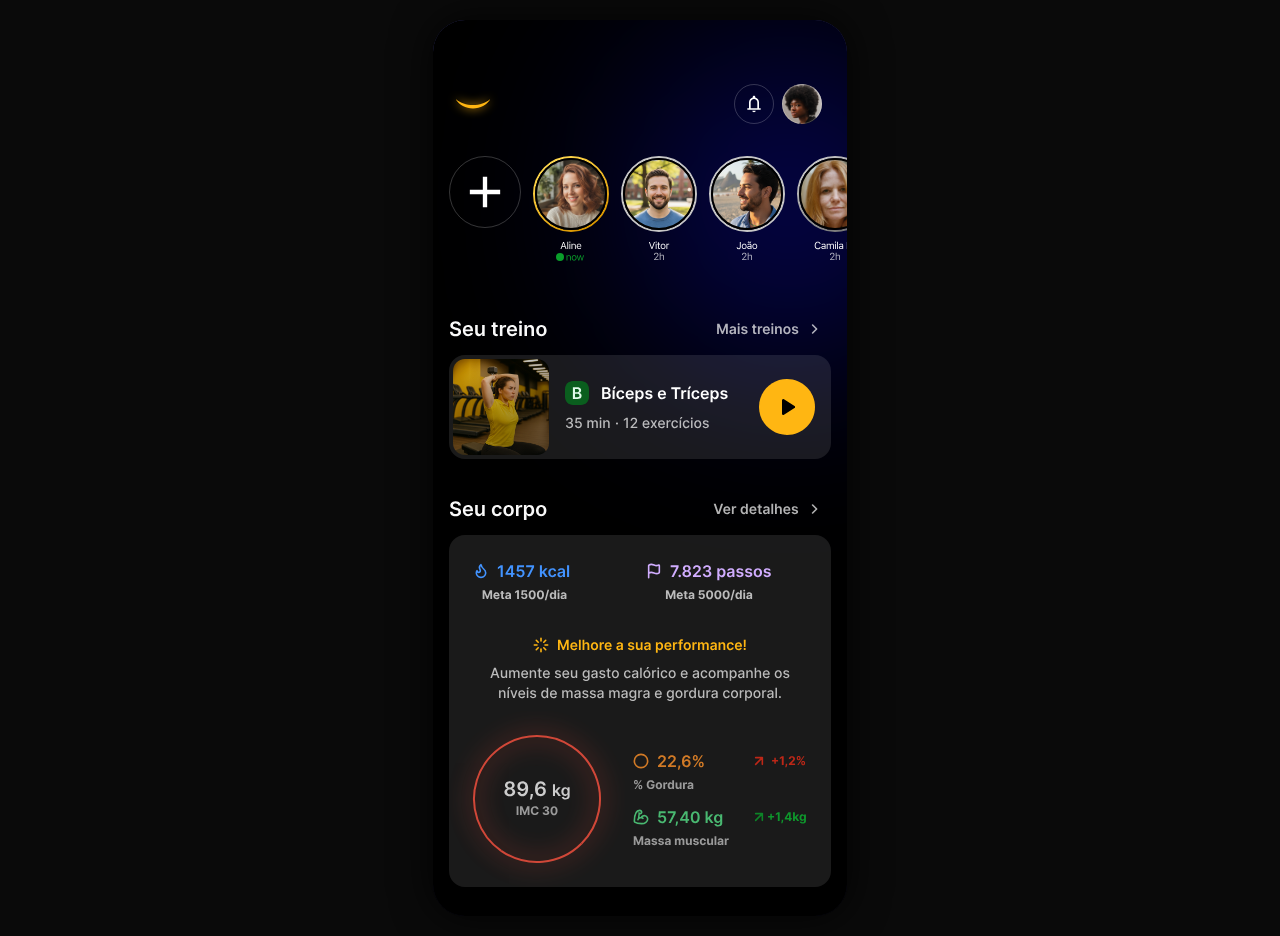
<file: index.html>
<!DOCTYPE html>
<html lang="pt-BR">
<head>
  <meta charset="UTF-8">
  <meta name="viewport" content="width=device-width, initial-scale=1.0, maximum-scale=1.0, user-scalable=no">
  <title>Smart Fit - Academia</title>
  <link rel="preload" href="home.svg" as="image">
  <link rel="stylesheet" href="style.css">
</head>
<body>
  <div id="app">
    <!-- Tela 1: Home -->
    <div id="screen-home" class="screen active">
      <img src="home.svg" class="screen-bg" alt="Home">
      <div class="clickable-story" data-screen="story-aline"></div>
    </div>

    <!-- Tela 2: Story Aline -->
    <div id="screen-story-aline" class="screen">
      <img src="story-aline.svg" class="screen-bg" alt="Story Aline">
       <div class="click-advance" data-screen="ad"></div>
    </div>

    <!-- Tela 3: Ad AERA -->
    <div id="screen-ad" class="screen">
      <img src="ad-aera.svg" class="screen-bg" alt="Ad AERA">
      <video class="video-aera" autoplay loop muted playsinline preload="none">
        <source src="aera.mp4" type="video/mp4">
        <source src="aera.mov" type="video/quicktime">
      </video>
      <a href="#comprar" class="btn-comprar-aula-2" data-screen="buy">Comprar Aula</a>
      <a href="#comprar" class="btn-comprar-aula-aera" data-screen="buy">Comprar Aula</a>
      <div class="click-advance" data-screen="story-vitor"></div>
    </div>

    <!-- Tela 4: Story Vitor -->
    <div id="screen-story-vitor" class="screen">
      <img src="story-vitor.svg" class="screen-bg" alt="Story Vitor">
       <a href="#comprar" class="btn-comprar-aula" data-screen="buy">Comprar Aula</a>
    </div>

    <!-- Tela 5: Comprar Aula -->
    <div id="screen-buy" class="screen">
      <img src="comprar.svg" class="screen-bg" alt="Comprar Aula">
      <!-- Hotspots invisíveis para controles -->
      <div class="hotspot-qty-minus" data-action="minus"></div>
      <div class="hotspot-qty-plus" data-action="plus"></div>
      <div class="hotspot-btn-comprar" data-action="buy"></div>
      <div class="click-advance" data-screen="final"></div>
    </div>

    <!-- Tela 6: Final (12.svg) -->
    <div id="screen-final" class="screen">
      <img src="12.svg" class="screen-bg" alt="Final">
      <div class="clickable-story" data-action="reload"></div>
    </div>
  </div>

  <script src="script.js"></script>
</body>
</html>
</file>
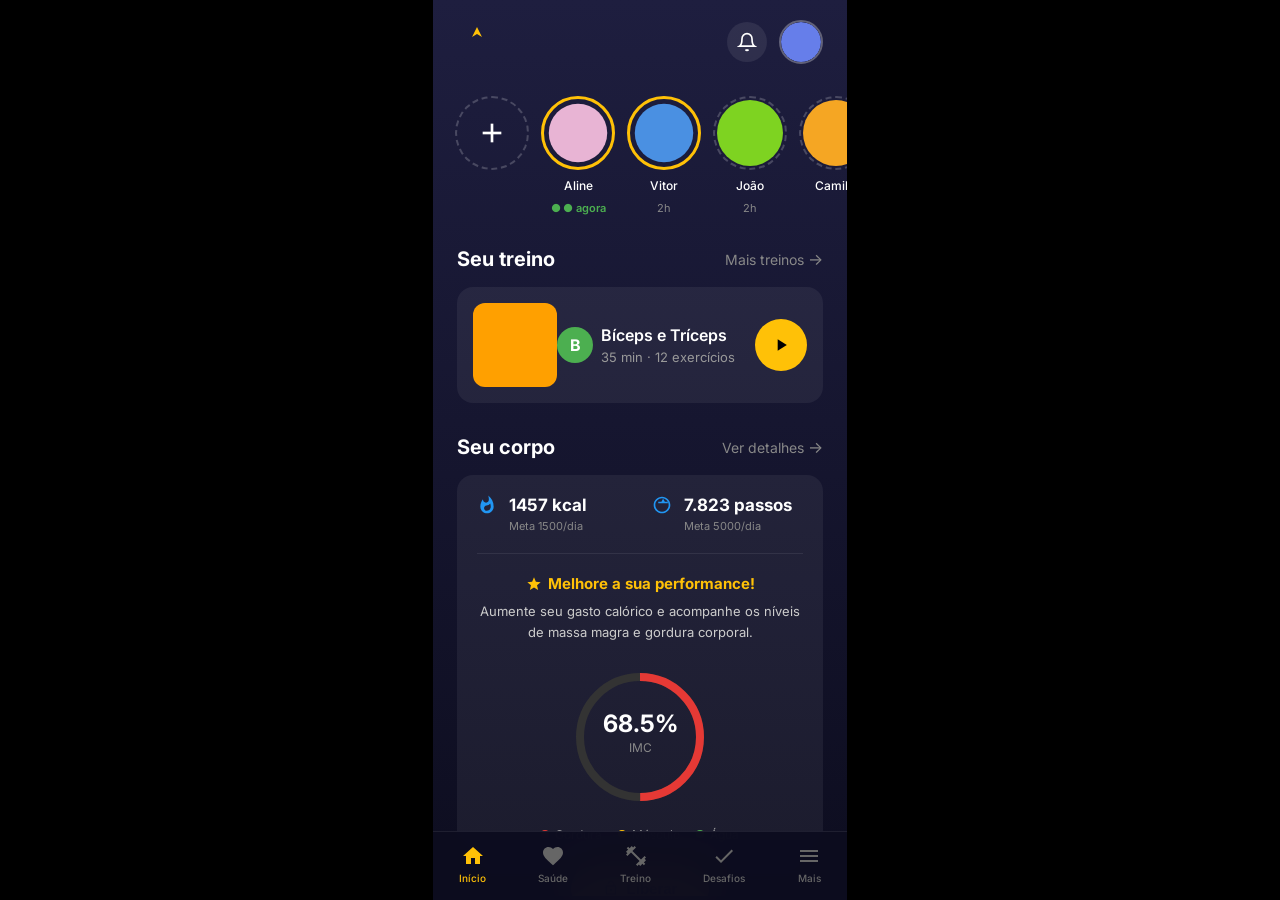
<file: old/index.html>
<!DOCTYPE html>
<html lang="pt-BR">
<head>
  <meta charset="UTF-8">
  <meta name="viewport" content="width=device-width, initial-scale=1.0, maximum-scale=1.0, user-scalable=no">
  <title>Academia App</title>
  <link rel="stylesheet" href="style.css">
  <link rel="stylesheet" href="https://fonts.googleapis.com/css2?family=Inter:wght@400;500;600;700;800&display=swap">
</head>
<body>
  <div id="app">
    <!-- Tela 1: Home -->
    <div id="screen-home" class="screen active">
      <div class="header">
        <svg class="logo-smartfit" width="40" height="40" viewBox="0 0 40 40">
          <path d="M20 5 L25 15 L20 12 L15 15 Z" fill="#FFC107"/>
        </svg>
        <div class="header-icons">
          <div class="icon-bell">
            <svg width="20" height="20" viewBox="0 0 24 24" fill="none" stroke="white" stroke-width="2">
              <path d="M18 8A6 6 0 0 0 6 8c0 7-3 9-3 9h18s-3-2-3-9"/>
              <path d="M13.73 21a2 2 0 0 1-3.46 0"/>
            </svg>
          </div>
          <div class="icon-profile">
            <img src="data:image/svg+xml,%3Csvg xmlns='http://www.w3.org/2000/svg' width='40' height='40'%3E%3Ccircle cx='20' cy='20' r='20' fill='%23667eea'/%3E%3C/svg%3E" alt="Profile">
          </div>
        </div>
      </div>

      <div class="stories-row">
        <div class="story-item add">
          <div class="story-circle">
            <svg width="32" height="32" viewBox="0 0 24 24" fill="none" stroke="white" stroke-width="2">
              <line x1="12" y1="5" x2="12" y2="19"/>
              <line x1="5" y1="12" x2="19" y2="12"/>
            </svg>
          </div>
        </div>
        <div class="story-item" id="story-aline">
          <div class="story-circle has-story">
            <img src="data:image/svg+xml,%3Csvg xmlns='http://www.w3.org/2000/svg' width='70' height='70'%3E%3Ccircle cx='35' cy='35' r='33' fill='%23E8B4D4'/%3E%3C/svg%3E" alt="Aline">
          </div>
          <span class="story-name">Aline</span>
          <span class="story-status online">● agora</span>
        </div>
        <div class="story-item">
          <div class="story-circle has-story">
            <img src="data:image/svg+xml,%3Csvg xmlns='http://www.w3.org/2000/svg' width='70' height='70'%3E%3Ccircle cx='35' cy='35' r='33' fill='%234A90E2'/%3E%3C/svg%3E" alt="Vitor">
          </div>
          <span class="story-name">Vitor</span>
          <span class="story-time">2h</span>
        </div>
        <div class="story-item">
          <div class="story-circle">
            <img src="data:image/svg+xml,%3Csvg xmlns='http://www.w3.org/2000/svg' width='70' height='70'%3E%3Ccircle cx='35' cy='35' r='33' fill='%237ED321'/%3E%3C/svg%3E" alt="João">
          </div>
          <span class="story-name">João</span>
          <span class="story-time">2h</span>
        </div>
        <div class="story-item">
          <div class="story-circle">
            <img src="data:image/svg+xml,%3Csvg xmlns='http://www.w3.org/2000/svg' width='70' height='70'%3E%3Ccircle cx='35' cy='35' r='33' fill='%23F5A623'/%3E%3C/svg%3E" alt="Camilla">
          </div>
          <span class="story-name">Camilla</span>
        </div>
      </div>

      <section class="section-training">
        <div class="section-header">
          <h2>Seu treino</h2>
          <a href="#" class="link-more">Mais treinos <span class="arrow">→</span></a>
        </div>
        <div class="training-card">
          <div class="training-thumb">
            <img src="data:image/svg+xml,%3Csvg xmlns='http://www.w3.org/2000/svg' width='100' height='100'%3E%3Crect width='100' height='100' fill='%23FFA000'/%3E%3C/svg%3E" alt="Treino">
          </div>
          <div class="badge-letter">B</div>
          <div class="training-info">
            <h3>Bíceps e Tríceps</h3>
            <p>35 min · 12 exercícios</p>
          </div>
          <button class="btn-play">
            <svg width="20" height="20" viewBox="0 0 24 24" fill="black">
              <path d="M8 5v14l11-7z"/>
            </svg>
          </button>
        </div>
      </section>

      <section class="section-body">
        <div class="section-header">
          <h2>Seu corpo</h2>
          <a href="#" class="link-more">Ver detalhes <span class="arrow">→</span></a>
        </div>
        <div class="body-card">
          <div class="stats-row">
            <div class="stat">
              <svg class="stat-icon" width="20" height="20" viewBox="0 0 24 24" fill="#2196F3">
                <path d="M13.5.67s.74 2.65.74 4.8c0 2.06-1.35 3.73-3.41 3.73-2.07 0-3.63-1.67-3.63-3.73l.03-.36C5.21 7.51 4 10.62 4 14c0 4.42 3.58 8 8 8s8-3.58 8-8C20 8.61 17.41 3.8 13.5.67zM11.71 19c-1.78 0-3.22-1.4-3.22-3.14 0-1.62 1.05-2.76 2.81-3.12 1.77-.36 3.6-1.21 4.62-2.58.39 1.29.59 2.65.59 4.04 0 2.65-2.15 4.8-4.8 4.8z"/>
              </svg>
              <div class="stat-content">
                <span class="stat-value">1457 kcal</span>
                <span class="stat-label">Meta 1500/dia</span>
              </div>
            </div>
            <div class="stat">
              <svg class="stat-icon" width="20" height="20" viewBox="0 0 24 24" fill="#2196F3">
                <path d="M14.12 10H19V8.2h-3.62l-1.5-3h-1.05l-1.5 3H7.5v1.8h4.93L14.12 10zM12 2C6.48 2 2 6.48 2 12s4.48 10 10 10 10-4.48 10-10S17.52 2 12 2zm0 18c-4.41 0-8-3.59-8-8s3.59-8 8-8 8 3.59 8 8-3.59 8-8 8z"/>
              </svg>
              <div class="stat-content">
                <span class="stat-value">7.823 passos</span>
                <span class="stat-label">Meta 5000/dia</span>
              </div>
            </div>
          </div>
          
          <div class="performance-section">
            <div class="performance-header">
              <svg width="16" height="16" viewBox="0 0 24 24" fill="#FFC107">
                <path d="M12 17.27L18.18 21l-1.64-7.03L22 9.24l-7.19-.61L12 2 9.19 8.63 2 9.24l5.46 4.73L5.82 21z"/>
              </svg>
              <span class="performance-title">Melhore a sua performance!</span>
            </div>
            <p class="performance-text">Aumente seu gasto calórico e acompanhe os níveis de massa magra e gordura corporal.</p>
            
            <div class="progress-chart">
              <svg width="140" height="140" viewBox="0 0 140 140">
                <circle cx="70" cy="70" r="60" fill="none" stroke="#333" stroke-width="8"/>
                <circle cx="70" cy="70" r="60" fill="none" stroke="#E53935" stroke-width="8" stroke-dasharray="188 377" transform="rotate(-90 70 70)"/>
                <text x="70" y="65" text-anchor="middle" fill="white" font-size="24" font-weight="bold">68.5%</text>
                <text x="70" y="85" text-anchor="middle" fill="#888" font-size="12">IMC</text>
              </svg>
              <div class="chart-legend">
                <div class="legend-item">
                  <span class="legend-dot" style="background: #E53935;"></span>
                  <span>Gordura</span>
                </div>
                <div class="legend-item">
                  <span class="legend-dot" style="background: #FFC107;"></span>
                  <span>Músculo</span>
                </div>
                <div class="legend-item">
                  <span class="legend-dot" style="background: #4CAF50;"></span>
                  <span>Água</span>
                </div>
              </div>
            </div>
            
            <button class="btn-unlock">
              <svg width="16" height="16" viewBox="0 0 24 24" fill="black">
                <path d="M12 17c1.1 0 2-.9 2-2s-.9-2-2-2-2 .9-2 2 .9 2 2 2zm6-9h-1V6c0-2.76-2.24-5-5-5S7 3.24 7 6h1.9c0-1.71 1.39-3.1 3.1-3.1 1.71 0 3.1 1.39 3.1 3.1v2H6c-1.1 0-2 .9-2 2v10c0 1.1.9 2 2 2h12c1.1 0 2-.9 2-2V10c0-1.1-.9-2-2-2zm0 12H6V10h12v10z"/>
              </svg>
              Liberar
            </button>
          </div>
        </div>
      </section>

      <section class="section-academy">
        <div class="section-header">
          <h2>Te vi na academia</h2>
          <a href="#" class="link-more">Ver todos <span class="arrow">→</span></a>
        </div>
        <div class="people-grid">
          <div class="person-card">
            <div class="person-photo">
              <img src="data:image/svg+xml,%3Csvg xmlns='http://www.w3.org/2000/svg' width='120' height='120'%3E%3Ccircle cx='60' cy='60' r='60' fill='%23FF6B9D'/%3E%3C/svg%3E" alt="Luiza">
            </div>
            <h4>Luiza Ferraz</h4>
            <p>Unidade Paulista</p>
            <button class="btn-follow">Seguir</button>
          </div>
          <div class="person-card">
            <div class="person-photo">
              <img src="data:image/svg+xml,%3Csvg xmlns='http://www.w3.org/2000/svg' width='120' height='120'%3E%3Ccircle cx='60' cy='60' r='60' fill='%234A90E2'/%3E%3C/svg%3E" alt="Paula">
            </div>
            <h4>Paula Ambrósio</h4>
            <p>Unidade Paulista</p>
            <button class="btn-follow">Seguir</button>
          </div>
        </div>
      </section>

      <nav class="bottom-nav">
        <div class="nav-item active">
          <svg width="24" height="24" viewBox="0 0 24 24" fill="#FFC107">
            <path d="M10 20v-6h4v6h5v-8h3L12 3 2 12h3v8z"/>
          </svg>
          <span class="nav-label">Início</span>
        </div>
        <div class="nav-item">
          <svg width="24" height="24" viewBox="0 0 24 24" fill="#666">
            <path d="M12 21.35l-1.45-1.32C5.4 15.36 2 12.28 2 8.5 2 5.42 4.42 3 7.5 3c1.74 0 3.41.81 4.5 2.09C13.09 3.81 14.76 3 16.5 3 19.58 3 22 5.42 22 8.5c0 3.78-3.4 6.86-8.55 11.54L12 21.35z"/>
          </svg>
          <span class="nav-label">Saúde</span>
        </div>
        <div class="nav-item">
          <svg width="24" height="24" viewBox="0 0 24 24" fill="#666">
            <path d="M20.57 14.86L22 13.43 20.57 12 17 15.57 8.43 7 12 3.43 10.57 2 9.14 3.43 7.71 2 5.57 4.14 4.14 2.71 2.71 4.14l1.43 1.43L2 7.71l1.43 1.43L2 10.57 3.43 12 7 8.43 15.57 17 12 20.57 13.43 22l1.43-1.43L16.29 22l2.14-2.14 1.43 1.43 1.43-1.43-1.43-1.43L22 16.29z"/>
          </svg>
          <span class="nav-label">Treino</span>
        </div>
        <div class="nav-item">
          <svg width="24" height="24" viewBox="0 0 24 24" fill="#666">
            <path d="M9 16.17L4.83 12l-1.42 1.41L9 19 21 7l-1.41-1.41z"/>
          </svg>
          <span class="nav-label">Desafios</span>
        </div>
        <div class="nav-item">
          <svg width="24" height="24" viewBox="0 0 24 24" fill="#666">
            <path d="M3 18h18v-2H3v2zm0-5h18v-2H3v2zm0-7v2h18V6H3z"/>
          </svg>
          <span class="nav-label">Mais</span>
        </div>
      </nav>
    </div>

    <!-- Tela 2: Story Aline -->
    <div id="screen-story-aline" class="screen story-screen">
      <div class="story-progress">
        <div class="progress-bar filled"></div>
        <div class="progress-bar"></div>
        <div class="progress-bar"></div>
        <div class="progress-bar"></div>
      </div>
      
      <div class="story-header">
        <div class="user-info">
          <img class="user-avatar" src="data:image/svg+xml,%3Csvg xmlns='http://www.w3.org/2000/svg' width='48' height='48'%3E%3Ccircle cx='24' cy='24' r='24' fill='%23E8B4D4'/%3E%3C/svg%3E" alt="Aline">
          <div class="user-details">
            <h3>Aline</h3>
            <span class="status-live">● treinando agora</span>
          </div>
          <button class="btn-ver-perfil">Ver Perfil</button>
        </div>
        <button class="btn-close-story">✕</button>
      </div>

      <div class="story-body">
        <div class="info-card">
          <div class="info-row">
            <svg width="16" height="16" viewBox="0 0 24 24" fill="white">
              <path d="M12 2C8.13 2 5 5.13 5 9c0 5.25 7 13 7 13s7-7.75 7-13c0-3.87-3.13-7-7-7zm0 9.5c-1.38 0-2.5-1.12-2.5-2.5s1.12-2.5 2.5-2.5 2.5 1.12 2.5 2.5-1.12 2.5-2.5 2.5z"/>
            </svg>
            <span>Unidade</span>
            <span class="info-value">Pinheiros</span>
          </div>
          <div class="info-row">
            <svg width="16" height="16" viewBox="0 0 24 24" fill="white">
              <path d="M11.99 2C6.47 2 2 6.48 2 12s4.47 10 9.99 10C17.52 22 22 17.52 22 12S17.52 2 11.99 2zM12 20c-4.42 0-8-3.58-8-8s3.58-8 8-8 8 3.58 8 8-3.58 8-8 8zm.5-13H11v6l5.25 3.15.75-1.23-4.5-2.67z"/>
            </svg>
            <span>Entrada</span>
            <span class="info-value">16:37</span>
          </div>
        </div>

        <div class="exercises-card">
          <div class="exercise-row">
            <span class="ex-name">Leg Press 45°</span>
            <span class="ex-sets">3×12 • 80kg</span>
            <span class="ex-status up">↗</span>
          </div>
          <div class="exercise-row">
            <span class="ex-name">Agachamento livre</span>
            <span class="ex-sets">3×12 • 80kg</span>
            <span class="ex-status down">↘</span>
          </div>
          <div class="exercise-row">
            <span class="ex-name">Afundo isométrico</span>
            <span class="ex-sets">3×60s</span>
            <span class="ex-status neutral">−</span>
          </div>
          <div class="exercise-row">
            <span class="ex-name">Búlgaro</span>
            <span class="ex-sets">3×12 • 80kg</span>
            <span class="ex-status neutral">−</span>
          </div>
          <div class="exercise-row">
            <span class="ex-name">Abdutor</span>
            <span class="ex-sets">3×12 • 80kg</span>
            <span class="ex-status up">↗</span>
          </div>
          <div class="exercise-row">
            <span class="ex-name">Extensor</span>
            <span class="ex-sets">3×12 • 80kg</span>
            <span class="ex-status up">↗</span>
          </div>
        </div>
      </div>

      <div class="story-footer">
        <h3>Quer copiar o treino da Aline?</h3>
        <div class="copy-training">
          <div class="copy-thumb">
            <img src="data:image/svg+xml,%3Csvg xmlns='http://www.w3.org/2000/svg' width='70' height='70'%3E%3Crect width='70' height='70' fill='%23FFA000'/%3E%3C/svg%3E" alt="Treino">
          </div>
          <div class="copy-info">
            <h4>Costas e Ombros</h4>
            <p>35 min · 12 exercícios</p>
          </div>
          <button class="btn-copy">
            <svg width="20" height="20" viewBox="0 0 24 24" fill="white">
              <path d="M16 1H4c-1.1 0-2 .9-2 2v14h2V3h12V1zm3 4H8c-1.1 0-2 .9-2 2v14c0 1.1.9 2 2 2h11c1.1 0 2-.9 2-2V7c0-1.1-.9-2-2-2zm0 16H8V7h11v14z"/>
            </svg>
          </button>
        </div>
      </div>
    </div>

    <!-- Tela 3: Ad AERA -->
    <div id="screen-ad" class="screen story-screen">
      <div class="story-progress">
        <div class="progress-bar filled"></div>
        <div class="progress-bar filled"></div>
        <div class="progress-bar"></div>
        <div class="progress-bar"></div>
      </div>
      
      <button class="btn-close-story alone">✕</button>

      <div class="ad-container">
        <div class="ad-brand">
          <svg width="24" height="24" viewBox="0 0 24 24" fill="white">
            <path d="M12 2L2 7l10 5 10-5-10-5zM2 17l10 5 10-5M2 12l10 5 10-5"/>
          </svg>
          <h1>AERA</h1>
        </div>
        <p class="ad-description">O pilates te ajuda estabilização profunda, prevenção de lesão</p>
        <button class="btn-ad-cta">Comprar Aula</button>
        
        <div class="ad-product">
          <div class="product-image">
            <img src="data:image/svg+xml,%3Csvg xmlns='http://www.w3.org/2000/svg' width='350' height='500'%3E%3Crect width='350' height='500' fill='%23C8E6F5'/%3E%3Ccircle cx='175' cy='250' r='100' fill='%23A8D5EA'/%3E%3C/svg%3E" alt="AERA Product">
          </div>
          <button class="btn-comprar-aula">Comprar Aula</button>
        </div>
      </div>
    </div>

    <!-- Tela 4: Story Vitor -->
    <div id="screen-story-vitor" class="screen story-screen">
      <div class="story-progress">
        <div class="progress-bar filled"></div>
        <div class="progress-bar filled"></div>
        <div class="progress-bar filled"></div>
        <div class="progress-bar"></div>
      </div>
      
      <div class="story-header">
        <div class="user-info">
          <div class="user-avatar-wrapper">
            <img class="user-avatar" src="data:image/svg+xml,%3Csvg xmlns='http://www.w3.org/2000/svg' width='48' height='48'%3E%3Ccircle cx='24' cy='24' r='24' fill='%234A90E2'/%3E%3C/svg%3E" alt="Vitor">
            <div class="badge-race">
              <svg width="20" height="20" viewBox="0 0 24 24" fill="white">
                <path d="M7 2v11h3v9l7-12h-4l4-8z"/>
              </svg>
            </div>
          </div>
          <div class="user-details">
            <h3>Vitor</h3>
            <span class="status-live">Treinou no Race</span>
          </div>
          <button class="btn-ver-perfil">Ver Perfil</button>
        </div>
        <button class="btn-close-story">✕</button>
      </div>

      <div class="story-body">
        <div class="info-card">
          <div class="info-row">
            <svg width="16" height="16" viewBox="0 0 24 24" fill="white">
              <path d="M12 2C8.13 2 5 5.13 5 9c0 5.25 7 13 7 13s7-7.75 7-13c0-3.87-3.13-7-7-7zm0 9.5c-1.38 0-2.5-1.12-2.5-2.5s1.12-2.5 2.5-2.5 2.5 1.12 2.5 2.5-1.12 2.5-2.5 2.5z"/>
            </svg>
            <span>Unidade</span>
            <span class="info-value">Pinheiros</span>
          </div>
          <div class="info-row">
            <svg width="16" height="16" viewBox="0 0 24 24" fill="white">
              <path d="M11.99 2C6.47 2 2 6.48 2 12s4.47 10 9.99 10C17.52 22 22 17.52 22 12S17.52 2 11.99 2zM12 20c-4.42 0-8-3.58-8-8s3.58-8 8-8 8 3.58 8 8-3.58 8-8 8zm.5-13H11v6l5.25 3.15.75-1.23-4.5-2.67z"/>
            </svg>
            <span>Entrada</span>
            <span class="info-value">16:37</span>
          </div>
        </div>

        <div class="race-card">
          <div class="race-header">
            <svg width="32" height="32" viewBox="0 0 24 24" fill="white">
              <path d="M7 2v11h3v9l7-12h-4l4-8z"/>
            </svg>
            <h2>RACE</h2>
          </div>
          <p class="race-text">O nosso objetivo é de desafiar</p>
          <button class="btn-comprar-aula-race" id="btn-comprar">Comprar Aula</button>
          <div class="race-image">
            <img src="data:image/svg+xml,%3Csvg xmlns='http://www.w3.org/2000/svg' width='350' height='300'%3E%3Crect width='350' height='300' fill='%23DC143C'/%3E%3C/svg%3E" alt="RACE">
          </div>
        </div>
      </div>
    </div>

    <!-- Tela 5: Comprar Aula -->
    <div id="screen-buy" class="screen">
      <div class="buy-hero">
        <div class="hero-image">
          <img src="data:image/svg+xml,%3Csvg xmlns='http://www.w3.org/2000/svg' width='414' height='300'%3E%3Cdefs%3E%3ClinearGradient id='grad1' x1='0%25' y1='0%25' x2='100%25' y2='100%25'%3E%3Cstop offset='0%25' style='stop-color:%23667eea;stop-opacity:1' /%3E%3Cstop offset='100%25' style='stop-color:%23764ba2;stop-opacity:1' /%3E%3C/linearGradient%3E%3C/defs%3E%3Crect width='414' height='300' fill='url(%23grad1)'/%3E%3C/svg%3E" alt="Hero">
          <span class="tag-countdown">+30</span>
        </div>
      </div>

      <div class="studios-icons">
        <div class="studio-icon"></div>
        <div class="studio-icon"></div>
        <div class="studio-icon active"></div>
        <div class="studio-icon"></div>
        <div class="studio-icon"></div>
        <div class="studio-icon"></div>
      </div>

      <div class="buy-content">
        <h1>Complemente seu treino principal com aulas</h1>
        <p class="buy-subtitle">Compre agora seus créditos adicionais e garanta seu lugar nas aulas dos studios que transformam seu corpo e elevam sua energia.</p>

        <div class="pricing-card">
          <div class="pricing-header">
            <span>Crédito aula</span>
            <span class="price">R$ 39,90</span>
          </div>
          
          <div class="quantity-control">
            <button class="btn-minus">
              <svg width="24" height="24" viewBox="0 0 24 24" fill="white">
                <path d="M19 13H5v-2h14v2z"/>
              </svg>
            </button>
            <div class="quantity-display">
              <span class="qty-num" id="qty">2</span>
              <span class="qty-label">Créditos</span>
            </div>
            <button class="btn-plus">
              <svg width="24" height="24" viewBox="0 0 24 24" fill="white">
                <path d="M19 13h-6v6h-2v-6H5v-2h6V5h2v6h6v2z"/>
              </svg>
            </button>
          </div>

          <button class="btn-comprar-main">Comprar</button>
        </div>

        <div class="velocity-card">
          <div class="velocity-image">
            <img src="data:image/svg+xml,%3Csvg xmlns='http://www.w3.org/2000/svg' width='350' height='200'%3E%3Crect width='350' height='200' fill='%23222'/%3E%3C/svg%3E" alt="Velocity">
          </div>
          <div class="velocity-content">
            <h3>VELO<span class="infinity">∞</span>ITY</h3>
            <p>Criamos metas e evoluímos juntos. Na batida da música, fazemos giros acelerados e vencemos qualquer desafio em cima da bike!</p>
          </div>
        </div>
      </div>

      <div class="home-indicator"></div>
    </div>
  </div>

  <script src="script.js"></script>
</body>
</html>
</file>
<file: style.css>
* {
  margin: 0;
  padding: 0;
  box-sizing: border-box;
}

body, html {
  width: 100%;
  min-height: 100%;
  font-family: -apple-system, BlinkMacSystemFont, 'Segoe UI', Roboto, sans-serif;
  background: #000;
  overflow-x: hidden;
}

body {
  display: flex;
  justify-content: center;
  align-items: flex-start;
  padding: 20px 0;
}

#app {
  position: relative;
  width: 414px;
  height: 896px;
  background: #000;
  overflow: hidden;
  border-radius: 32px;
  box-shadow: 0 0 40px rgba(0, 0, 0, 0.8);
}

/* Telas */
.screen {
  width: 100%;
  height: 100%;
  position: absolute;
  top: 0;
  left: 0;
  overflow-y: auto;
  overflow-x: hidden;
  scrollbar-width: none;
  opacity: 0;
  visibility: hidden;
  transition: none;
  background: linear-gradient(180deg, #1E1E3F 0%, #0D0D1F 100%);
  transform: translateX(0);
}

/* Animações de transição (Instagram-like) */
@keyframes slideInRight {
  from {
    transform: translateX(100%);
    opacity: 0;
  }
  to {
    transform: translateX(0);
    opacity: 1;
  }
}

@keyframes slideInLeft {
  from {
    transform: translateX(-100%);
    opacity: 0;
  }
  to {
    transform: translateX(0);
    opacity: 1;
  }
}

@keyframes slideOutLeft {
  from {
    transform: translateX(0);
    opacity: 1;
  }
  to {
    transform: translateX(-100%);
    opacity: 0;
  }
}

@keyframes slideOutRight {
  from {
    transform: translateX(0);
    opacity: 1;
  }
  to {
    transform: translateX(100%);
    opacity: 0;
  }
}

.screen.slide-in-right {
  animation: slideInRight 0.3s ease-out forwards;
  visibility: visible;
  opacity: 1;
}

.screen.slide-in-left {
  animation: slideInLeft 0.3s ease-out forwards;
  visibility: visible;
  opacity: 1;
}

.screen.slide-out-left {
  animation: slideOutLeft 0.3s ease-out forwards;
}

.screen.slide-out-right {
  animation: slideOutRight 0.3s ease-out forwards;
}

.screen-bg {
  width: 414px;
  height: auto;
  display: block;
  pointer-events: none;
  user-select: none;
}


.screen::-webkit-scrollbar {
  display: none;
}

.screen.active {
  opacity: 1;
  visibility: visible;
}

/* Botão fechar (X) */
.btn-close {
  position: absolute;
  top: 90px;
  right: 16px;
  width: 44px;
  height: 44px;
  border-radius: 50%;
  background: transparent;
  border: none;
  color: white;
  font-size: 28px;
  cursor: pointer;
  z-index: 100;
  display: flex;
  align-items: center;
  justify-content: center;
  transition: opacity 0.2s;
}

.btn-close:hover {
  opacity: 0.7;
}

/* Áreas clicáveis para avançar stories */
.click-advance {
  position: absolute;
  top: 0;
  left: 0;
  width: 100%;
  height: 100%;
  cursor: pointer;
  z-index: 1;
}

.clickable-story {
  position: absolute;
  top: 0;
  left: 0;
  width: 100%;
  height: 100%;
  cursor: pointer;
  z-index: 10;
}

/* Vídeo AERA */
.video-aera {
  position: absolute;
  top: 214.984px;
  left: 32px;
  width: 350px;
  height: 557px;
  border-radius: 24px;
  object-fit: cover;
  z-index: 50;
  pointer-events: none;
}

/* Botão Comprar Aula sobre o vídeo AERA */
.btn-comprar-aula-aera {
  position: absolute;
  top: 690px;
  left: 50%;
  transform: translateX(-50%);
  padding: 14px 0;
  width: 310px;
  background: #FFC928;
  border: none;
  border-radius: 8px;
  color: #1A1A1A;
  font-family: -apple-system, BlinkMacSystemFont, 'Segoe UI', Roboto, sans-serif;
  font-size: 16px;
  font-weight: 600;
  cursor: pointer;
  z-index: 100;
  display: inline-block;
  text-decoration: none;
  text-align: center;
  transition: background 0.2s;
  box-shadow: 0 2px 8px rgba(255, 201, 40, 0.4);
}

.btn-comprar-aula-aera:hover {
  background: #FFD147;
}

.btn-comprar-aula-2 {
  position: absolute;
  top: 155px;
  right: 30px;
  padding: 11px 22px;
  background: transparent !important;
  border: 1px solid rgba(255, 255, 255, 0.3);
  border-radius: 22px;
  color: white;
  font-family: -apple-system, BlinkMacSystemFont, 'Segoe UI', Roboto, sans-serif;
  font-size: 13px;
  font-weight: 500;
  line-height: 1;
  cursor: pointer;
  z-index: 150;
  display: inline-block;
  text-decoration: none;
  text-align: center;
  transition: border-color 0.2s;
  white-space: nowrap;
}


/* Botão Comprar Aula (Story Vitor) */
.btn-comprar-aula {
  position: absolute;
  top: 344px;
  right: 30px;
  padding: 11px 22px;
  background: transparent !important;
  border: 1px solid rgba(255, 255, 255, 0.3);
  border-radius: 22px;
  color: white;
  font-family: -apple-system, BlinkMacSystemFont, 'Segoe UI', Roboto, sans-serif;
  font-size: 13px;
  font-weight: 500;
  line-height: 1;
  cursor: pointer;
  z-index: 150;
  display: inline-block;
  text-decoration: none;
  text-align: center;
  transition: border-color 0.2s;
  white-space: nowrap;
}

.btn-comprar-aula:hover {
  border-color: rgba(255, 255, 255, 0.6);
}

/* Tela de compra - Hotspots invisíveis */
.hotspot-qty-minus {
  position: absolute;
  top: 675px;
  left: 63px;
  width: 44px;
  height: 44px;
  border-radius: 50%;
  cursor: pointer;
  z-index: 100;
}

.hotspot-qty-plus {
  position: absolute;
  top: 675px;
  right: 63px;
  width: 44px;
  height: 44px;
  border-radius: 50%;
  cursor: pointer;
  z-index: 100;
}

.hotspot-btn-comprar {
  position: absolute;
  top: 750px;
  left: 40px;
  right: 40px;
  height: 56px;
  border-radius: 28px;
  cursor: pointer;
  z-index: 100;
}


/* Responsivo */
@media (max-width: 414px) {
  body {
    padding: 0;
    align-items: flex-start;
  }
  
  #app {
    width: 100vw;
    min-height: 100vh;
    height: auto;
    border-radius: 0;
  }
}

@media (min-width: 415px) {
  body {
    background: #0a0a0a;
  }
}
</file>
<file: old/style.css>
@import url('https://fonts.googleapis.com/css2?family=Inter:wght@400;500;600;700;800&display=swap');

* {
  margin: 0;
  padding: 0;
  box-sizing: border-box;
  -webkit-font-smoothing: antialiased;
  -moz-osx-font-smoothing: grayscale;
}

body, html {
  width: 100%;
  height: 100%;
  font-family: 'Inter', -apple-system, BlinkMacSystemFont, 'Segoe UI', sans-serif;
  background: #000;
  overflow: hidden;
}

#app {
  position: relative;
  width: 414px;
  height: 896px;
  margin: 0 auto;
  background: linear-gradient(180deg, #1E1E3F 0%, #0D0D1F 100%);
  overflow-y: auto;
  overflow-x: hidden;
  scrollbar-width: none;
}

#app::-webkit-scrollbar {
  display: none;
}

.screen {
  display: none;
  width: 100%;
  min-height: 100%;
  position: absolute;
  top: 0;
  left: 0;
}

.screen.active {
  display: block;
}

/* ==================== TELA 1: HOME ==================== */
#screen-home {
  position: relative;
  padding-bottom: 80px;
}

.header {
  display: flex;
  justify-content: space-between;
  align-items: center;
  padding: 20px 24px 32px;
}

.logo-smartfit path {
  fill: #FFC107;
}

.header-icons {
  display: flex;
  gap: 12px;
  align-items: center;
}

.icon-bell {
  width: 40px;
  height: 40px;
  border-radius: 50%;
  background: rgba(255, 255, 255, 0.08);
  display: flex;
  align-items: center;
  justify-content: center;
}

.icon-profile {
  width: 44px;
  height: 44px;
  border-radius: 50%;
  overflow: hidden;
  border: 2px solid rgba(255, 255, 255, 0.3);
}

.icon-profile img {
  width: 100%;
  height: 100%;
  object-fit: cover;
}

.stories-row {
  display: flex;
  gap: 16px;
  padding: 0 24px 32px;
  overflow-x: auto;
  scrollbar-width: none;
}

.stories-row::-webkit-scrollbar {
  display: none;
}

.story-item {
  display: flex;
  flex-direction: column;
  align-items: center;
  gap: 8px;
  min-width: 70px;
  cursor: pointer;
}

.story-circle {
  width: 74px;
  height: 74px;
  border-radius: 50%;
  border: 2px dashed rgba(255, 255, 255, 0.2);
  display: flex;
  align-items: center;
  justify-content: center;
  background: transparent;
  position: relative;
}

.story-circle.has-story {
  border: 3px solid #FFC107;
  border-style: solid;
  padding: 3px;
}

.story-circle img {
  width: 100%;
  height: 100%;
  border-radius: 50%;
  object-fit: cover;
}

.story-name {
  font-size: 12px;
  font-weight: 500;
  color: #FFFFFF;
}

.story-status {
  font-size: 11px;
  font-weight: 600;
  color: #4CAF50;
}

.story-status.online::before {
  content: '●';
  margin-right: 2px;
}

.story-time {
  font-size: 11px;
  color: #888;
}

section {
  margin-bottom: 32px;
  padding: 0 24px;
}

.section-header {
  display: flex;
  justify-content: space-between;
  align-items: center;
  margin-bottom: 16px;
}

section h2 {
  font-size: 20px;
  font-weight: 700;
  color: #FFFFFF;
}

.link-more {
  font-size: 14px;
  color: #888;
  text-decoration: none;
  display: flex;
  align-items: center;
  gap: 4px;
}

.arrow {
  font-size: 16px;
}

.training-card {
  background: rgba(255, 255, 255, 0.06);
  border-radius: 16px;
  padding: 16px;
  display: flex;
  align-items: center;
  gap: 12px;
  position: relative;
}

.training-thumb {
  width: 84px;
  height: 84px;
  border-radius: 12px;
  overflow: hidden;
  flex-shrink: 0;
}

.training-thumb img {
  width: 100%;
  height: 100%;
  object-fit: cover;
}

.badge-letter {
  position: absolute;
  left: 100px;
  width: 36px;
  height: 36px;
  border-radius: 50%;
  background: #4CAF50;
  color: #FFFFFF;
  font-size: 16px;
  font-weight: 700;
  display: flex;
  align-items: center;
  justify-content: center;
}

.training-info {
  flex: 1;
  margin-left: 32px;
}

.training-info h3 {
  font-size: 16px;
  font-weight: 600;
  color: #FFFFFF;
  margin-bottom: 4px;
}

.training-info p {
  font-size: 13px;
  color: #999;
}

.btn-play {
  width: 52px;
  height: 52px;
  border-radius: 50%;
  background: #FFC107;
  border: none;
  cursor: pointer;
  display: flex;
  align-items: center;
  justify-content: center;
  flex-shrink: 0;
  transition: transform 0.2s;
}

.btn-play:active {
  transform: scale(0.95);
}

.body-card {
  background: rgba(255, 255, 255, 0.06);
  border-radius: 16px;
  padding: 20px;
}

.stats-row {
  display: flex;
  gap: 24px;
  padding-bottom: 20px;
  margin-bottom: 20px;
  border-bottom: 1px solid rgba(255, 255, 255, 0.08);
}

.stat {
  flex: 1;
  display: flex;
  gap: 12px;
}

.stat-icon {
  flex-shrink: 0;
}

.stat-content {
  display: flex;
  flex-direction: column;
  gap: 4px;
}

.stat-value {
  font-size: 17px;
  font-weight: 700;
  color: #FFFFFF;
}

.stat-label {
  font-size: 11px;
  color: #888;
}

.performance-section {
  text-align: center;
}

.performance-header {
  display: flex;
  align-items: center;
  justify-content: center;
  gap: 6px;
  margin-bottom: 8px;
}

.performance-title {
  font-size: 15px;
  font-weight: 700;
  color: #FFC107;
}

.performance-text {
  font-size: 13px;
  line-height: 1.6;
  color: #CCC;
  margin-bottom: 24px;
}

.progress-chart {
  margin: 24px 0;
}

.chart-legend {
  display: flex;
  justify-content: center;
  gap: 16px;
  margin-top: 16px;
}

.legend-item {
  display: flex;
  align-items: center;
  gap: 6px;
  font-size: 12px;
  color: #AAA;
}

.legend-dot {
  width: 8px;
  height: 8px;
  border-radius: 50%;
}

.btn-unlock {
  background: #FFC107;
  border: none;
  color: #000;
  font-size: 15px;
  font-weight: 700;
  padding: 14px 32px;
  border-radius: 28px;
  cursor: pointer;
  display: inline-flex;
  align-items: center;
  gap: 8px;
  transition: transform 0.2s;
}

.btn-unlock:active {
  transform: scale(0.95);
}

.people-grid {
  display: grid;
  grid-template-columns: 1fr 1fr;
  gap: 16px;
}

.person-card {
  background: rgba(255, 255, 255, 0.06);
  border-radius: 16px;
  padding: 20px 16px;
  text-align: center;
}

.person-photo {
  width: 100px;
  height: 100px;
  border-radius: 50%;
  overflow: hidden;
  margin: 0 auto 12px;
}

.person-photo img {
  width: 100%;
  height: 100%;
  object-fit: cover;
}

.person-card h4 {
  font-size: 15px;
  font-weight: 600;
  color: #FFFFFF;
  margin-bottom: 4px;
}

.person-card p {
  font-size: 12px;
  color: #888;
  margin-bottom: 12px;
}

.btn-follow {
  background: #FFC107;
  border: none;
  color: #000;
  font-size: 14px;
  font-weight: 700;
  padding: 10px 24px;
  border-radius: 24px;
  cursor: pointer;
  width: 100%;
  transition: transform 0.2s;
}

.btn-follow:active {
  transform: scale(0.95);
}

.bottom-nav {
  position: fixed;
  bottom: 0;
  left: 50%;
  transform: translateX(-50%);
  width: 414px;
  background: rgba(13, 13, 31, 0.98);
  backdrop-filter: blur(20px);
  display: flex;
  justify-content: space-around;
  padding: 8px 0 12px;
  border-top: 1px solid rgba(255, 255, 255, 0.08);
}

.nav-item {
  display: flex;
  flex-direction: column;
  align-items: center;
  gap: 4px;
  cursor: pointer;
  padding: 4px 12px;
}

.nav-label {
  font-size: 10px;
  color: #666;
  font-weight: 500;
}

.nav-item.active .nav-label {
  color: #FFC107;
}

/* ==================== STORY SCREENS ==================== */
.story-screen {
  background: linear-gradient(180deg, #2E2E5C 0%, #1A1A3A 100%);
}

.story-progress {
  display: flex;
  gap: 4px;
  padding: 12px 16px 8px;
}

.progress-bar {
  flex: 1;
  height: 3px;
  background: rgba(255, 255, 255, 0.25);
  border-radius: 2px;
}

.progress-bar.filled {
  background: #FFC107;
}

.story-header {
  padding: 12px 16px;
  display: flex;
  justify-content: space-between;
  align-items: flex-start;
}

.user-info {
  display: flex;
  gap: 12px;
  align-items: center;
  flex: 1;
}

.user-avatar-wrapper {
  position: relative;
}

.user-avatar {
  width: 48px;
  height: 48px;
  border-radius: 50%;
  border: 2px solid #FFFFFF;
}

.badge-race {
  position: absolute;
  bottom: -2px;
  right: -2px;
  width: 22px;
  height: 22px;
  border-radius: 50%;
  background: #D32F2F;
  border: 2px solid #FFFFFF;
  display: flex;
  align-items: center;
  justify-content: center;
}

.badge-race svg {
  width: 12px;
  height: 12px;
}

.user-details {
  display: flex;
  flex-direction: column;
  gap: 2px;
}

.user-details h3 {
  font-size: 16px;
  font-weight: 600;
  color: #FFFFFF;
}

.status-live {
  font-size: 12px;
  font-weight: 500;
  color: #4CAF50;
}

.btn-ver-perfil {
  background: transparent;
  border: 1px solid rgba(255, 255, 255, 0.4);
  color: #FFFFFF;
  font-size: 13px;
  font-weight: 500;
  padding: 8px 16px;
  border-radius: 20px;
  cursor: pointer;
  margin-left: auto;
  white-space: nowrap;
}

.btn-close-story {
  background: transparent;
  border: none;
  color: #FFFFFF;
  font-size: 28px;
  line-height: 1;
  cursor: pointer;
  width: 40px;
  height: 40px;
  display: flex;
  align-items: center;
  justify-content: center;
  flex-shrink: 0;
}

.btn-close-story.alone {
  position: absolute;
  top: 12px;
  right: 16px;
}

.story-body {
  padding: 16px;
}

.info-card {
  background: rgba(0, 0, 0, 0.35);
  border-radius: 12px;
  padding: 4px 16px;
  margin-bottom: 16px;
}

.info-row {
  display: flex;
  align-items: center;
  gap: 12px;
  padding: 12px 0;
  font-size: 14px;
  color: #FFFFFF;
}

.info-row svg {
  flex-shrink: 0;
}

.info-value {
  margin-left: auto;
  font-weight: 600;
}

.exercises-card {
  background: rgba(0, 0, 0, 0.35);
  border-radius: 12px;
  padding: 8px;
}

.exercise-row {
  display: flex;
  align-items: center;
  gap: 12px;
  padding: 14px 12px;
  border-bottom: 1px solid rgba(255, 255, 255, 0.08);
}

.exercise-row:last-child {
  border-bottom: none;
}

.ex-name {
  flex: 1;
  font-size: 14px;
  font-weight: 500;
  color: #FFFFFF;
}

.ex-sets {
  font-size: 14px;
  color: #CCC;
}

.ex-status {
  width: 28px;
  height: 28px;
  border-radius: 6px;
  display: flex;
  align-items: center;
  justify-content: center;
  font-size: 16px;
  font-weight: 700;
  flex-shrink: 0;
}

.ex-status.up {
  background: rgba(76, 175, 80, 0.2);
  color: #4CAF50;
}

.ex-status.down {
  background: rgba(244, 67, 54, 0.2);
  color: #F44336;
}

.ex-status.neutral {
  background: rgba(255, 193, 7, 0.2);
  color: #FFC107;
}

.story-footer {
  position: absolute;
  bottom: 20px;
  left: 16px;
  right: 16px;
  background: rgba(0, 0, 0, 0.6);
  backdrop-filter: blur(20px);
  border-radius: 16px;
  padding: 16px;
}

.story-footer h3 {
  font-size: 15px;
  font-weight: 600;
  color: #FFFFFF;
  margin-bottom: 12px;
}

.copy-training {
  background: rgba(255, 255, 255, 0.08);
  border-radius: 12px;
  padding: 12px;
  display: flex;
  gap: 12px;
  align-items: center;
}

.copy-thumb {
  width: 64px;
  height: 64px;
  border-radius: 8px;
  overflow: hidden;
  flex-shrink: 0;
}

.copy-thumb img {
  width: 100%;
  height: 100%;
  object-fit: cover;
}

.copy-info {
  flex: 1;
}

.copy-info h4 {
  font-size: 14px;
  font-weight: 600;
  color: #FFFFFF;
  margin-bottom: 4px;
}

.copy-info p {
  font-size: 12px;
  color: #AAA;
}

.btn-copy {
  width: 44px;
  height: 44px;
  background: transparent;
  border: 1px solid rgba(255, 255, 255, 0.4);
  border-radius: 10px;
  display: flex;
  align-items: center;
  justify-content: center;
  cursor: pointer;
  flex-shrink: 0;
}

/* ==================== AD SCREEN ==================== */
.ad-container {
  padding: 80px 24px 40px;
  text-align: center;
}

.ad-brand {
  display: flex;
  align-items: center;
  justify-content: center;
  gap: 12px;
  margin-bottom: 20px;
}

.ad-brand h1 {
  font-size: 52px;
  font-weight: 800;
  color: #FFFFFF;
  letter-spacing: 3px;
}

.ad-description {
  font-size: 14px;
  line-height: 1.6;
  color: #CCC;
  max-width: 280px;
  margin: 0 auto 24px;
}

.btn-ad-cta {
  background: transparent;
  border: 1px solid rgba(255, 255, 255, 0.4);
  color: #FFFFFF;
  font-size: 14px;
  font-weight: 600;
  padding: 12px 32px;
  border-radius: 24px;
  cursor: pointer;
  margin-bottom: 60px;
}

.ad-product {
  position: relative;
  margin-top: 40px;
}

.product-image {
  width: 100%;
  border-radius: 24px;
  overflow: hidden;
  margin-bottom: 24px;
}

.product-image img {
  width: 100%;
  height: auto;
  display: block;
}

.btn-comprar-aula {
  background: #FFC107;
  border: none;
  color: #000;
  font-size: 15px;
  font-weight: 700;
  padding: 16px 48px;
  border-radius: 30px;
  cursor: pointer;
  transition: transform 0.2s;
}

.btn-comprar-aula:active {
  transform: scale(0.95);
}

/* ==================== VITOR STORY ==================== */
.race-card {
  background: rgba(0, 0, 0, 0.35);
  border-radius: 16px;
  padding: 24px;
  text-align: center;
}

.race-header {
  display: flex;
  align-items: center;
  justify-content: center;
  gap: 8px;
  margin-bottom: 12px;
}

.race-header h2 {
  font-size: 40px;
  font-weight: 800;
  color: #FFFFFF;
  letter-spacing: 2px;
}

.race-text {
  font-size: 14px;
  color: #CCC;
  margin-bottom: 20px;
}

.btn-comprar-aula-race {
  background: transparent;
  border: 1px solid rgba(255, 255, 255, 0.4);
  color: #FFFFFF;
  font-size: 14px;
  font-weight: 600;
  padding: 12px 32px;
  border-radius: 24px;
  cursor: pointer;
  margin-bottom: 24px;
}

.race-image {
  width: 100%;
  border-radius: 16px;
  overflow: hidden;
}

.race-image img {
  width: 100%;
  height: auto;
  display: block;
}

/* ==================== BUY SCREEN ==================== */
#screen-buy {
  background: #FFFFFF;
}

.buy-hero {
  position: relative;
  height: 300px;
}

.hero-image {
  width: 100%;
  height: 100%;
  position: relative;
}

.hero-image img {
  width: 100%;
  height: 100%;
  object-fit: cover;
}

.tag-countdown {
  position: absolute;
  top: 20px;
  left: 20px;
  background: rgba(0, 0, 0, 0.6);
  color: #FFFFFF;
  font-size: 13px;
  font-weight: 700;
  padding: 8px 16px;
  border-radius: 20px;
  backdrop-filter: blur(10px);
}

.studios-icons {
  display: flex;
  justify-content: center;
  align-items: center;
  gap: 12px;
  padding: 24px;
  background: #FFFFFF;
}

.studio-icon {
  width: 44px;
  height: 44px;
  border-radius: 50%;
  background: #E0E0E0;
}

.studio-icon.active {
  background: linear-gradient(135deg, #667eea 0%, #764ba2 100%);
  border: 3px solid #FFC107;
  box-shadow: 0 4px 12px rgba(102, 126, 234, 0.3);
}

.buy-content {
  padding: 0 24px 40px;
  background: #FFFFFF;
}

.buy-content h1 {
  font-size: 24px;
  font-weight: 700;
  color: #000;
  line-height: 1.3;
  margin-bottom: 12px;
}

.buy-subtitle {
  font-size: 14px;
  line-height: 1.6;
  color: #666;
  margin-bottom: 32px;
}

.pricing-card {
  background: #2A2A40;
  border-radius: 16px;
  padding: 24px;
  margin-bottom: 32px;
}

.pricing-header {
  display: flex;
  justify-content: space-between;
  align-items: center;
  margin-bottom: 20px;
  color: #FFFFFF;
  font-size: 15px;
}

.price {
  font-size: 20px;
  font-weight: 700;
}

.quantity-control {
  display: flex;
  justify-content: center;
  align-items: center;
  gap: 24px;
  background: rgba(255, 255, 255, 0.08);
  border-radius: 12px;
  padding: 20px;
  margin-bottom: 20px;
}

.btn-minus,
.btn-plus {
  width: 44px;
  height: 44px;
  border-radius: 50%;
  background: rgba(255, 255, 255, 0.15);
  border: none;
  cursor: pointer;
  display: flex;
  align-items: center;
  justify-content: center;
  transition: background 0.2s;
}

.btn-minus:active,
.btn-plus:active {
  background: rgba(255, 255, 255, 0.25);
}

.quantity-display {
  display: flex;
  flex-direction: column;
  align-items: center;
  gap: 4px;
}

.qty-num {
  font-size: 36px;
  font-weight: 700;
  color: #FFFFFF;
}

.qty-label {
  font-size: 13px;
  color: #AAA;
}

.btn-comprar-main {
  width: 100%;
  background: #FFC107;
  border: none;
  color: #000;
  font-size: 16px;
  font-weight: 700;
  padding: 16px;
  border-radius: 30px;
  cursor: pointer;
  transition: transform 0.2s;
}

.btn-comprar-main:active {
  transform: scale(0.98);
}

.velocity-card {
  background: #1A1A2E;
  border-radius: 16px;
  overflow: hidden;
}

.velocity-image {
  width: 100%;
  height: 200px;
}

.velocity-image img {
  width: 100%;
  height: 100%;
  object-fit: cover;
}

.velocity-content {
  padding: 20px;
  color: #FFFFFF;
}

.velocity-content h3 {
  font-size: 22px;
  font-weight: 700;
  margin-bottom: 12px;
  letter-spacing: 1px;
}

.infinity {
  font-size: 24px;
}

.velocity-content p {
  font-size: 13px;
  line-height: 1.6;
  color: #CCC;
}

.home-indicator {
  width: 134px;
  height: 5px;
  background: #000;
  border-radius: 3px;
  margin: 16px auto 24px;
}
</file>
